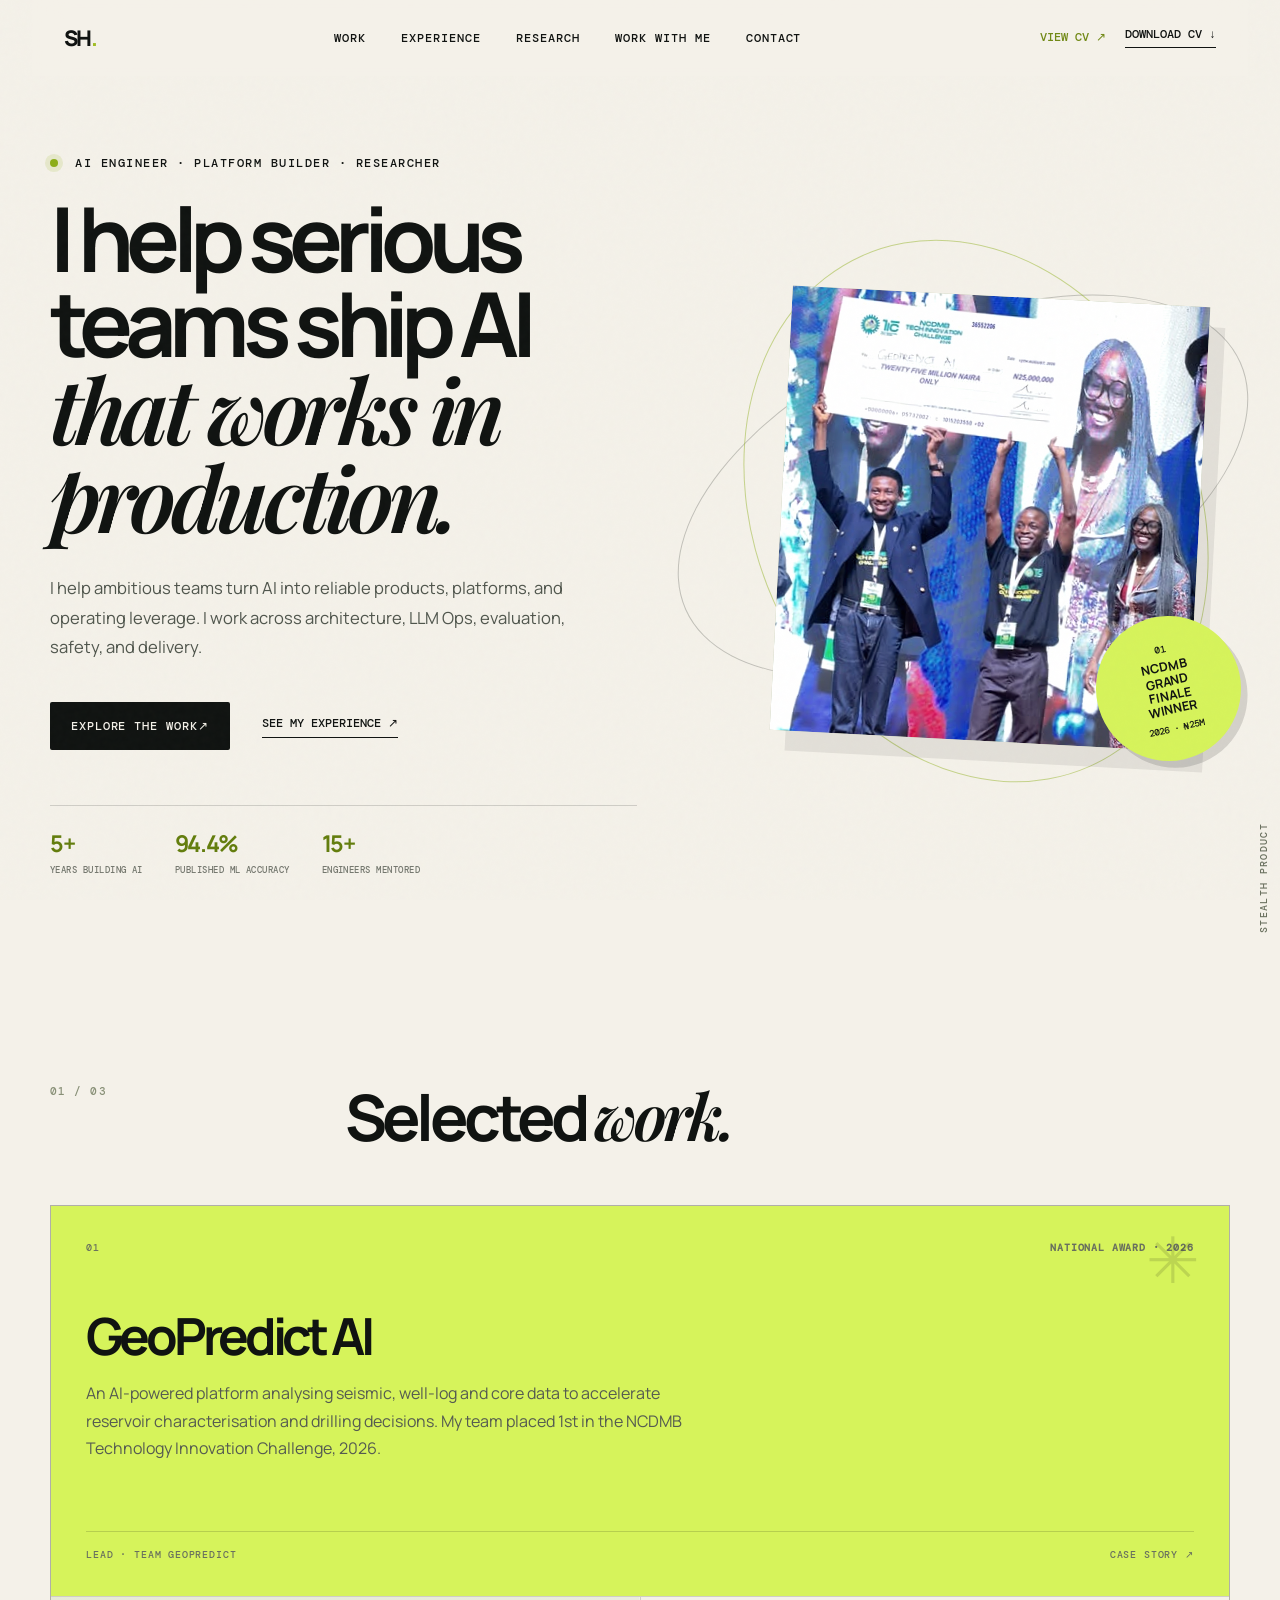
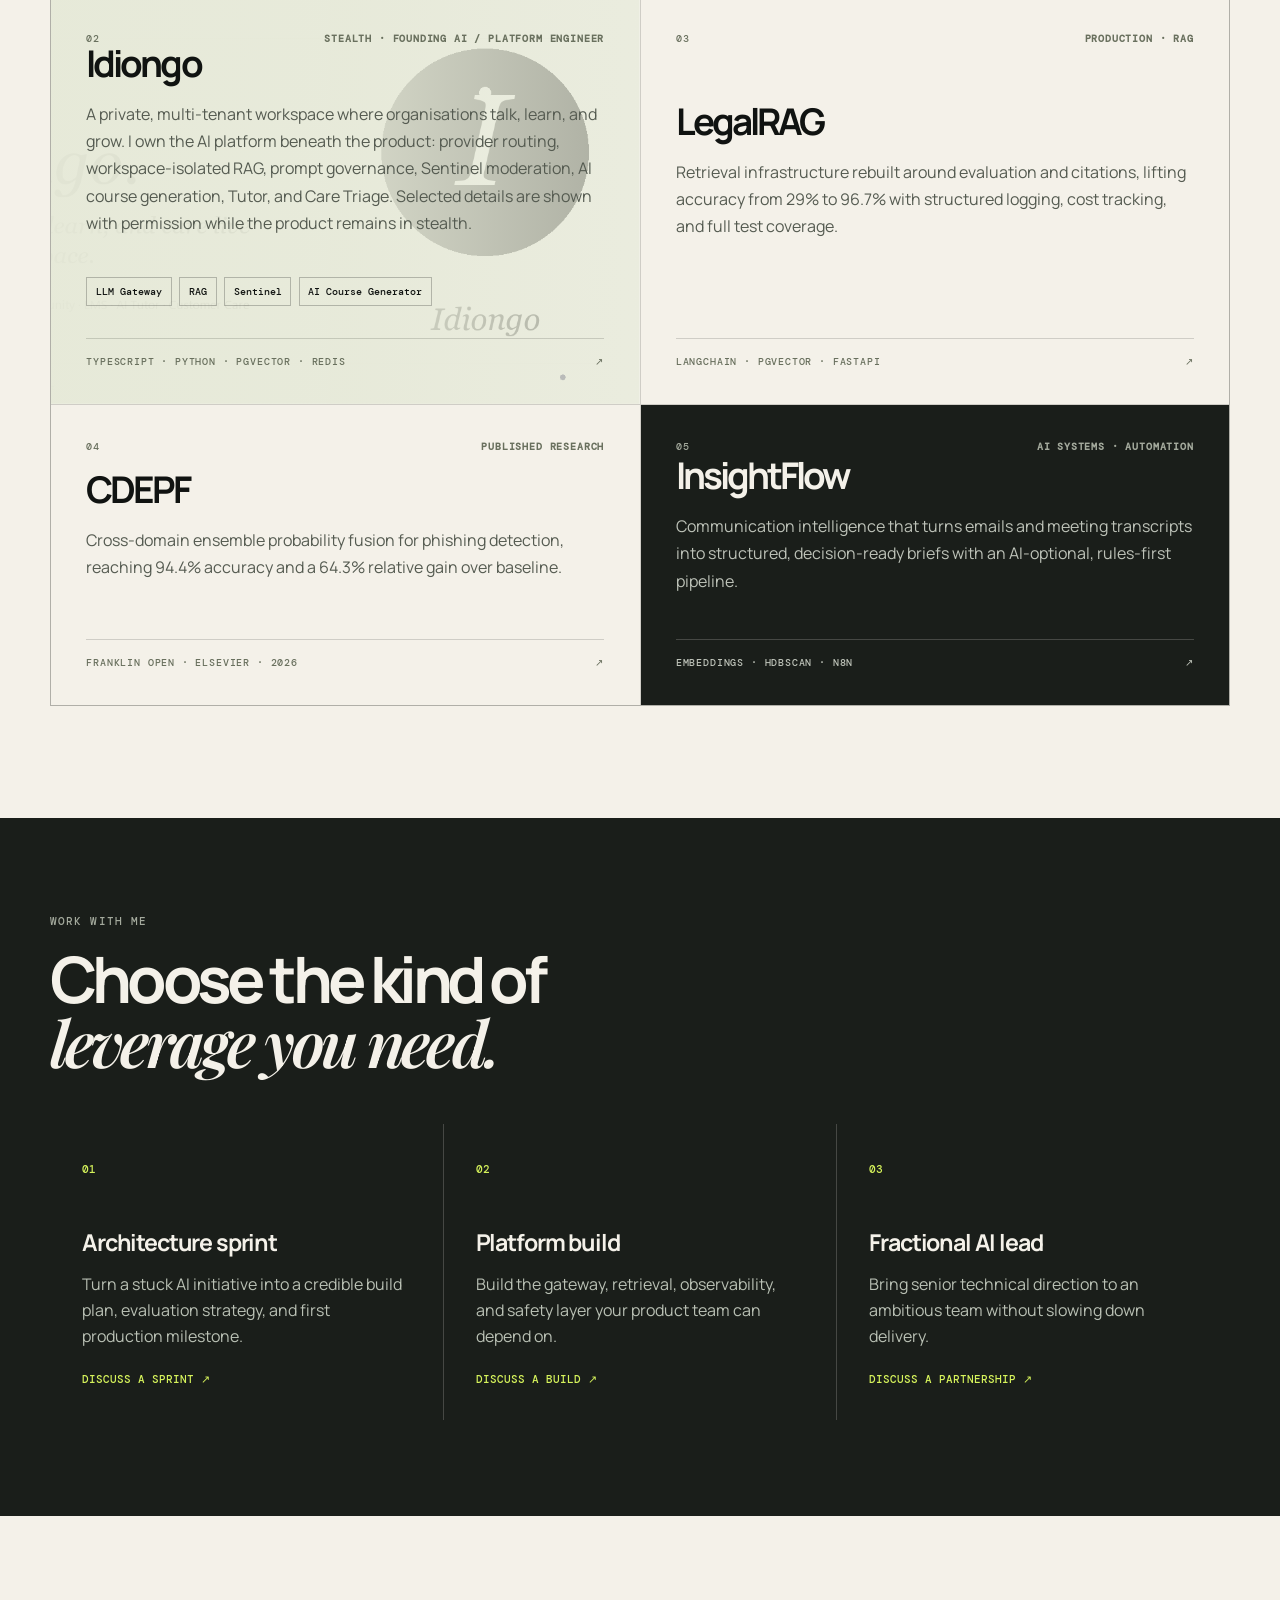
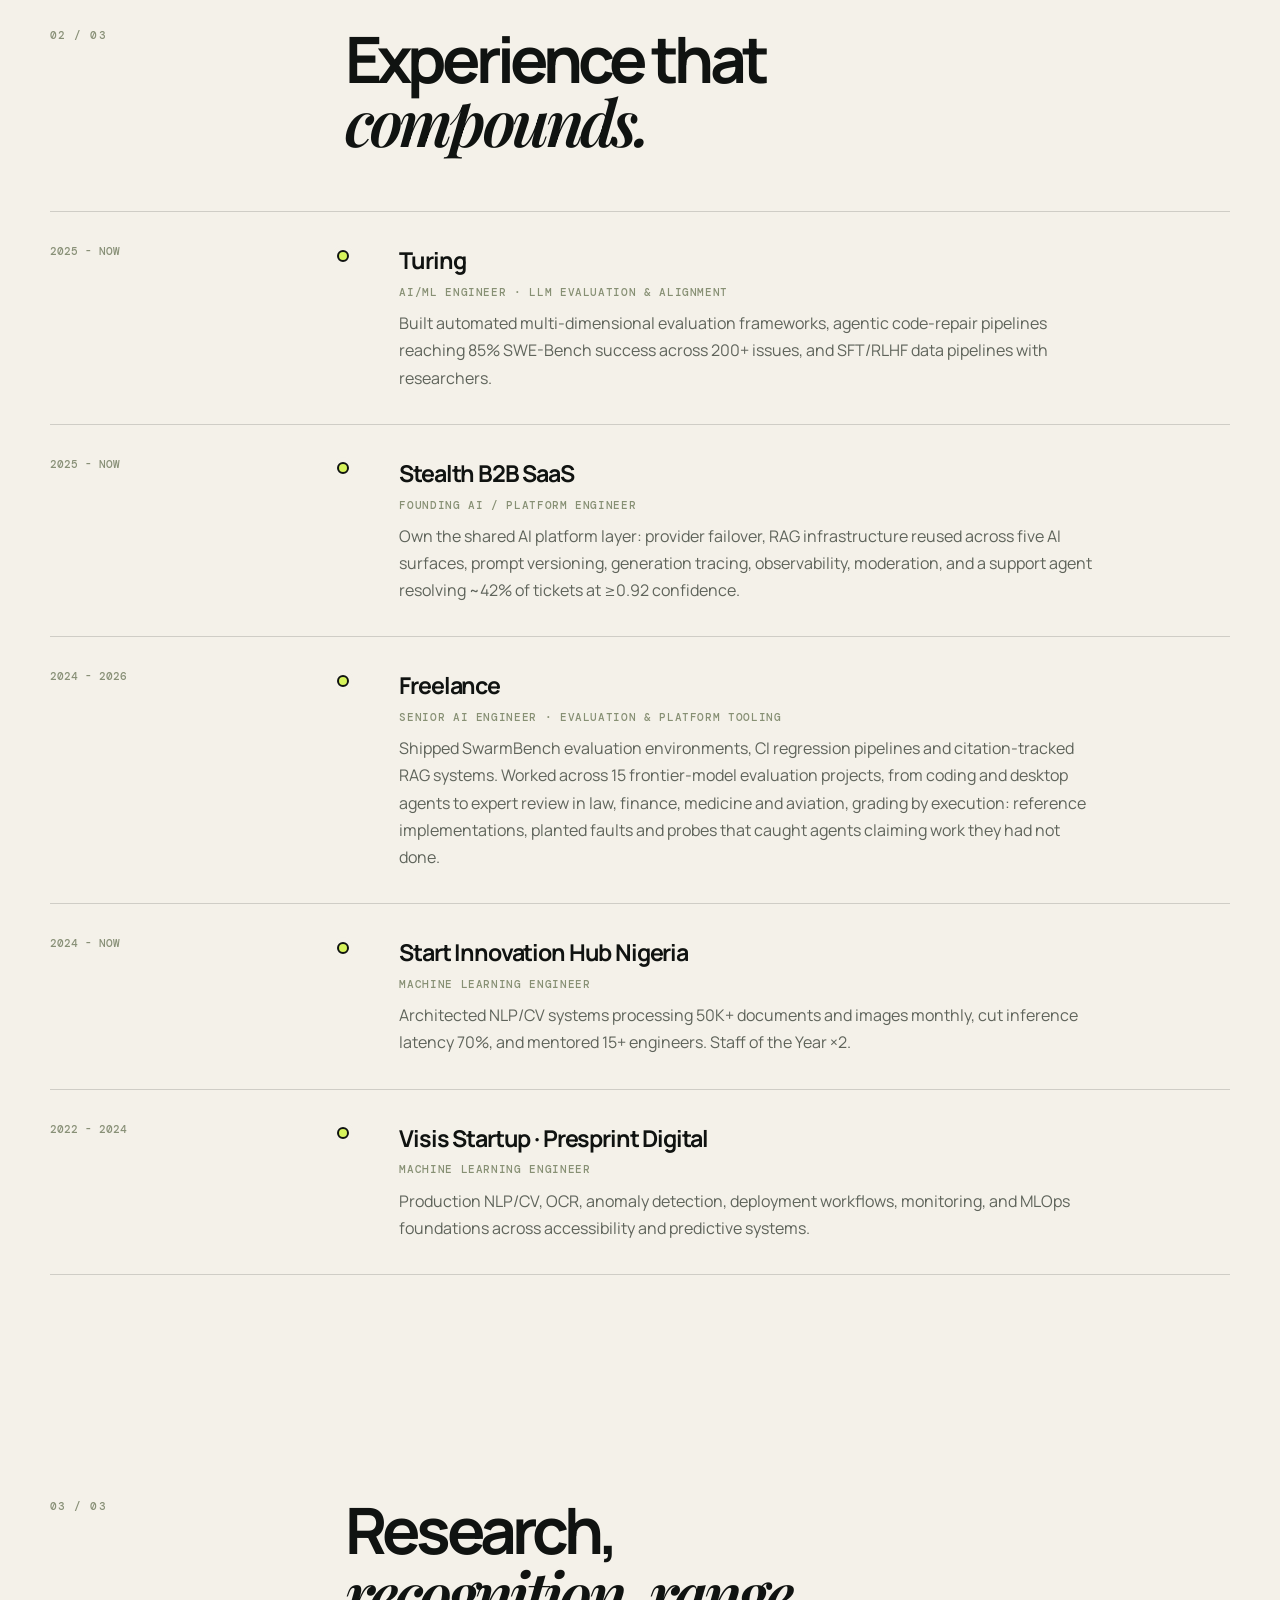
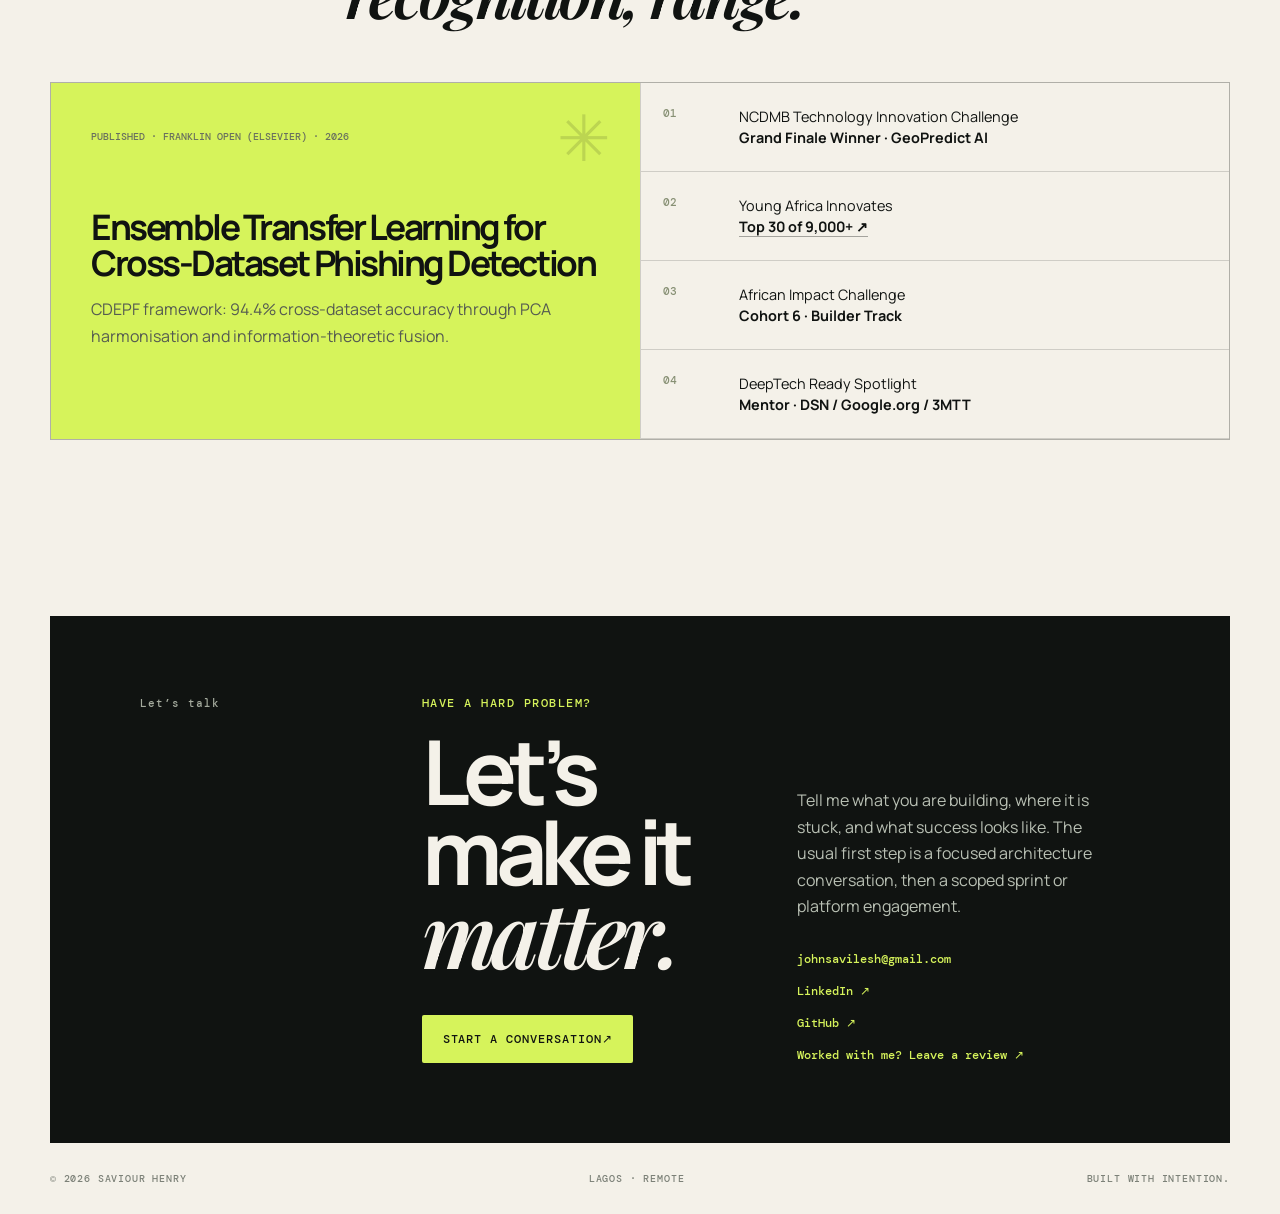
<file: index.html>
<!doctype html><html lang="en"><head><meta charset="UTF-8"><meta name="viewport" content="width=device-width, initial-scale=1"><title>Saviour Henry - AI Engineer, Platform Builder</title><meta name="description" content="Saviour Henry is an AI engineer building reliable AI platforms, LLM systems, and products with measurable impact."><link rel="canonical" href="https://saviourhenry.com/"><link rel="icon" href="assets/favicon.svg"><link rel="preconnect" href="https://fonts.googleapis.com"><link rel="preconnect" href="https://fonts.gstatic.com" crossorigin><link href="https://fonts.googleapis.com/css2?family=DM+Mono:wght@400;500&family=Manrope:wght@400;500;600;700;800&family=Playfair+Display:ital,wght@0,600;1,600&display=swap" rel="stylesheet"><link rel="stylesheet" href="css/style.css"></head><body><div class="grain"></div><header class="site-header"><a class="wordmark" href="#top">SH<span>.</span></a><nav class="nav-links"><a href="#work">Work</a><a href="#experience">Experience</a><a href="#research">Research</a><a href="#engagement">Work with me</a><a href="#contact">Contact</a></nav><div class="header-actions"><a class="header-view" href="cv.html">View CV <span>↗</span></a><a class="header-link" href="assets/cv/Saviour_Henry__AI_Engineer.pdf" download>Download CV <span>↓</span></a></div><button class="menu-button" aria-label="Open menu"><i></i><i></i></button></header><main id="top"><section class="hero wrap"><div class="hero-copy"><p class="kicker"><span class="pulse"></span> AI engineer · platform builder · researcher</p><h1>I help serious teams ship AI<br><em>that works in production.</em></h1><p class="hero-lede">I help ambitious teams turn AI into reliable products, platforms, and operating leverage. I work across architecture, LLM Ops, evaluation, safety, and delivery.</p><div class="hero-actions"><a class="button button-dark" href="#work">Explore the work <span>↗</span></a><a class="text-link" href="#experience">See my experience <span>↗</span></a></div><div class="hero-metrics"><div><b>5+</b><span>years building AI</span></div><div><b>94.4%</b><span>published ML accuracy</span></div><div><b>15+</b><span>engineers mentored</span></div></div></div><div class="hero-art"><div class="hero-orbit orbit-one"></div><div class="hero-orbit orbit-two"></div><div class="hero-photo"><img src="assets/images/geopredict-award.png" alt="Saviour Henry and the GeoPredict AI team receiving the NCDMB award"></div><div class="award-stamp"><span>01</span><strong>NCDMB<br>GRAND<br>FINALE<br>WINNER</strong><small>2026 · ₦25M</small></div></div></section><section class="section wrap" id="work"><div class="section-top"><p class="section-number">01 / 03</p><h2>Selected <em>work.</em></h2></div><div class="project-grid"><article class="project project-feature"><div class="project-meta"><span>01</span><b>National award · 2026</b></div><h3>GeoPredict AI</h3><p>An AI-powered platform analysing seismic, well-log and core data to accelerate reservoir characterisation and drilling decisions. My team placed 1st in the NCDMB Technology Innovation Challenge, 2026.</p><div class="project-footer"><span>Lead · Team GeoPredict</span><a href="https://businessday.ng/bd-weekender/article/ncdmb-urges-operators-to-adopt-domestic-tech-as-maiden-innovation-challenge-concludes/" target="_blank" rel="noreferrer">Case story ↗</a></div></article><article class="project project-stealth"><div class="project-meta"><span>02</span><b>Stealth · Founding AI / Platform Engineer</b></div><h3>Idiongo</h3><p>A private, multi-tenant workspace where organisations talk, learn, and grow. I own the AI platform beneath the product: provider routing, workspace-isolated RAG, prompt governance, Sentinel moderation, AI course generation, Tutor, and Care Triage. Selected details are shown with permission while the product remains in stealth.</p><div class="project-tags"><span>LLM Gateway</span><span>RAG</span><span>Sentinel</span><span>AI Course Generator</span></div><div class="project-footer"><span>TypeScript · Python · pgvector · Redis</span><span>↗</span></div></article><article class="project"><div class="project-meta"><span>03</span><b>Production · RAG</b></div><h3>LegalRAG</h3><p>Retrieval infrastructure rebuilt around evaluation and citations, lifting accuracy from 29% to 96.7% with structured logging, cost tracking, and full test coverage.</p><div class="project-footer"><span>LangChain · pgvector · FastAPI</span><span>↗</span></div></article><article class="project"><div class="project-meta"><span>04</span><b>Published research</b></div><h3>CDEPF</h3><p>Cross-domain ensemble probability fusion for phishing detection, reaching 94.4% accuracy and a 64.3% relative gain over baseline.</p><div class="project-footer"><span>Franklin Open · Elsevier · 2026</span><span>↗</span></div></article><article class="project project-dark"><div class="project-meta"><span>05</span><b>AI systems · automation</b></div><h3>InsightFlow</h3><p>Communication intelligence that turns emails and meeting transcripts into structured, decision-ready briefs with an AI-optional, rules-first pipeline.</p><div class="project-footer"><span>Embeddings · HDBSCAN · n8n</span><span>↗</span></div></article></div></section><section class="engagement-band" id="engagement"><div class="wrap"><p class="section-number">WORK WITH ME</p><h2>Choose the kind of<br><em>leverage you need.</em></h2><div class="engagement-grid"><div><span>01</span><h3>Architecture sprint</h3><p>Turn a stuck AI initiative into a credible build plan, evaluation strategy, and first production milestone.</p><a href="#contact">Discuss a sprint ↗</a></div><div><span>02</span><h3>Platform build</h3><p>Build the gateway, retrieval, observability, and safety layer your product team can depend on.</p><a href="#contact">Discuss a build ↗</a></div><div><span>03</span><h3>Fractional AI lead</h3><p>Bring senior technical direction to an ambitious team without slowing down delivery.</p><a href="#contact">Discuss a partnership ↗</a></div></div></div></section><section class="section wrap" id="experience"><div class="section-top"><p class="section-number">02 / 03</p><h2>Experience that<br><em>compounds.</em></h2></div><div class="timeline"><article><div class="timeline-date">2025 - now</div><div><h3>Turing <span>AI/ML Engineer · LLM Evaluation & Alignment</span></h3><p>Built automated multi-dimensional evaluation frameworks, agentic code-repair pipelines reaching 85% SWE-Bench success across 200+ issues, and SFT/RLHF data pipelines with researchers.</p></div></article><article><div class="timeline-date">2025 - now</div><div><h3>Stealth B2B SaaS <span>Founding AI / Platform Engineer</span></h3><p>Own the shared AI platform layer: provider failover, RAG infrastructure reused across five AI surfaces, prompt versioning, generation tracing, observability, moderation, and a support agent resolving ~42% of tickets at ≥0.92 confidence.</p></div></article><article><div class="timeline-date">2024 - 2026</div><div><h3>Freelance <span>Senior AI Engineer · Evaluation & Platform Tooling</span></h3><p>Shipped SwarmBench evaluation environments, CI regression pipelines and citation-tracked RAG systems. Worked across 15 frontier-model evaluation projects, from coding and desktop agents to expert review in law, finance, medicine and aviation, grading by execution: reference implementations, planted faults and probes that caught agents claiming work they had not done.</p></div></article><article><div class="timeline-date">2024 - now</div><div><h3>Start Innovation Hub Nigeria <span>Machine Learning Engineer</span></h3><p>Architected NLP/CV systems processing 50K+ documents and images monthly, cut inference latency 70%, and mentored 15+ engineers. Staff of the Year ×2.</p></div></article><article><div class="timeline-date">2022 - 2024</div><div><h3>Visis Startup · Presprint Digital <span>Machine Learning Engineer</span></h3><p>Production NLP/CV, OCR, anomaly detection, deployment workflows, monitoring, and MLOps foundations across accessibility and predictive systems.</p></div></article></div></section><section class="section wrap research" id="research"><div class="section-top"><p class="section-number">03 / 03</p><h2>Research,<br><em>recognition, range.</em></h2></div><div class="research-grid"><div class="research-card"><span>Published · Franklin Open (Elsevier) · 2026</span><h3>Ensemble Transfer Learning for Cross-Dataset Phishing Detection</h3><p>CDEPF framework: 94.4% cross-dataset accuracy through PCA harmonisation and information-theoretic fusion.</p></div><div class="recognition"><div><b>01</b><span>NCDMB Technology Innovation Challenge<br><strong>Grand Finale Winner · GeoPredict AI</strong></span></div><div><b>02</b><span>Young Africa Innovates<br><strong><a class="recognition-link" href="https://www.undp.org/nigeria/akwa-ibom-state-selected-beneficiaries-young-africa-innovates-programme" target="_blank" rel="noreferrer">Top 30 of 9,000+ ↗</a></strong></span></div><div><b>03</b><span>African Impact Challenge<br><strong>Cohort 6 · Builder Track</strong></span></div><div><b>04</b><span>DeepTech Ready Spotlight<br><strong>Mentor · DSN / Google.org / 3MTT</strong></span></div></div></div></section><section class="contact wrap" id="contact"><p class="section-number">Let’s talk</p><div><p class="kicker">Have a hard problem?</p><h2>Let’s make it<br><em>matter.</em></h2><a class="button button-light" href="mailto:johnsavilesh@gmail.com">Start a conversation <span>↗</span></a></div><div class="contact-side"><p>Tell me what you are building, where it is stuck, and what success looks like. The usual first step is a focused architecture conversation, then a scoped sprint or platform engagement.</p><a href="mailto:johnsavilesh@gmail.com">johnsavilesh@gmail.com</a><a href="https://www.linkedin.com/in/saviour-henry-b35a7a166" target="_blank" rel="noreferrer">LinkedIn ↗</a><a href="https://github.com/Ad163" target="_blank" rel="noreferrer">GitHub ↗</a><a href="review.html">Worked with me? Leave a review ↗</a></div></section></main><footer class="footer wrap"><span>© 2026 Saviour Henry</span><span>Lagos · Remote</span><span>Built with intention.</span></footer><script src="js/script.js"></script></body></html>
</file>
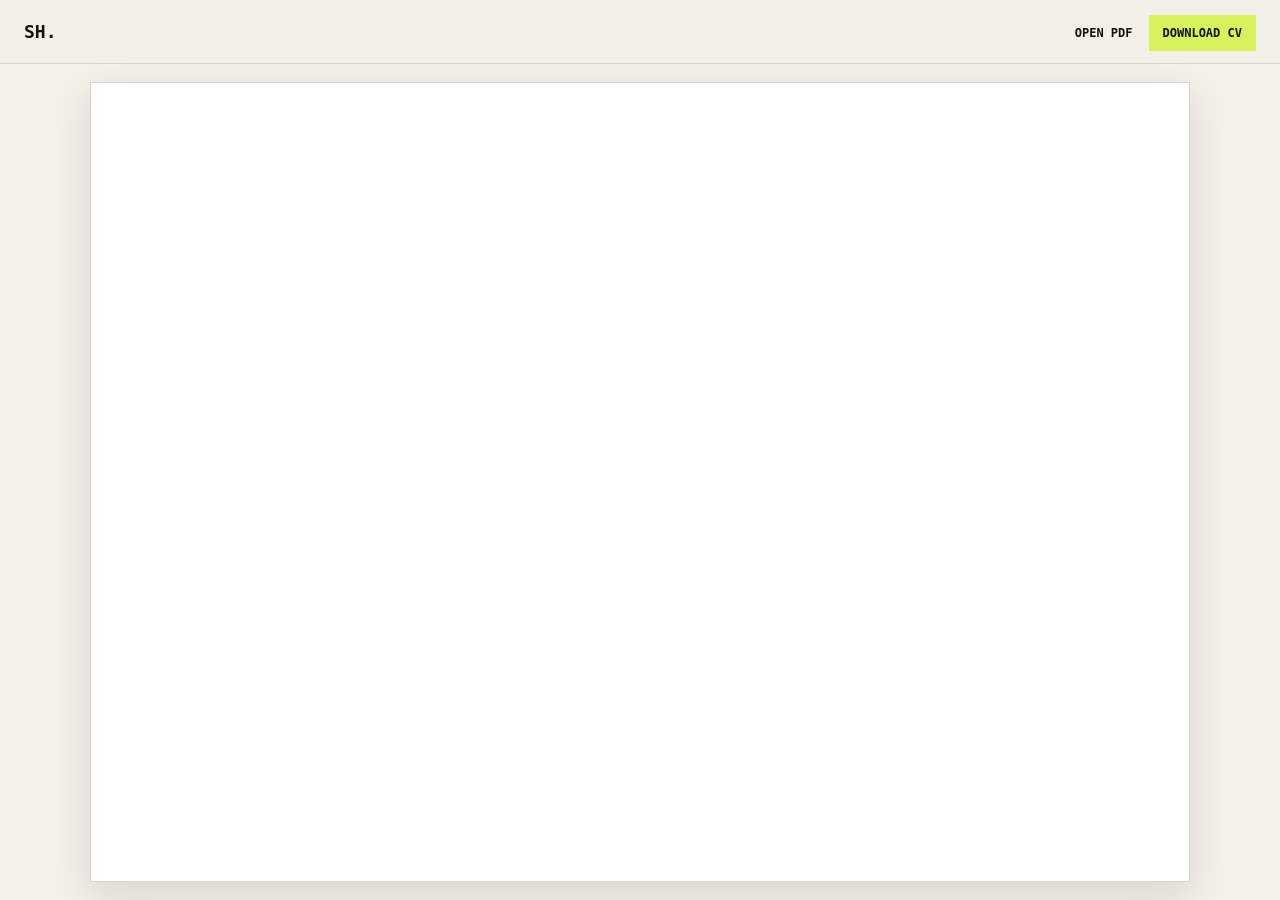
<file: cv.html>
<!doctype html>
<html lang="en">
<head>
  <meta charset="utf-8">
  <meta name="viewport" content="width=device-width, initial-scale=1">
  <title>Saviour Henry - CV</title>
  <style>
    :root{color-scheme:light;--ink:#101311;--paper:#f4f1e9;--lime:#d6f35b}
    *{box-sizing:border-box}body{margin:0;background:var(--paper);color:var(--ink);font-family:Arial,sans-serif}
    header{height:64px;display:flex;align-items:center;justify-content:space-between;padding:0 24px;border-bottom:1px solid #d5d4cb;background:rgba(244,241,233,.96)}
    a{color:var(--ink);text-decoration:none;font:600 12px monospace;text-transform:uppercase;margin-left:16px}
    .back{font-size:18px;text-transform:none;margin:0}.download{background:var(--lime);padding:11px 14px}
    main{height:calc(100vh - 64px);padding:18px}.viewer{width:min(1100px,100%);height:100%;margin:auto;border:1px solid #d5d4cb;background:#fff;box-shadow:0 14px 40px rgba(16,19,17,.12)}
    iframe{display:block;width:100%;height:100%;border:0}.fallback{display:none;padding:2rem;text-align:center}
    @media(max-width:600px){header{padding:0 14px}header div a{margin-left:8px;font-size:10px}main{padding:8px}}
  </style>
</head>
<body>
  <header><a class="back" href="index.html">SH<span>.</span></a><div><a href="assets/cv/Saviour_Henry__AI_Engineer.pdf" target="_blank" rel="noreferrer">Open PDF</a><a class="download" href="assets/cv/Saviour_Henry__AI_Engineer.pdf" download>Download CV</a></div></header>
  <main><div class="viewer"><iframe src="assets/cv/Saviour_Henry__AI_Engineer.pdf" title="Saviour Henry CV"></iframe><div class="fallback">The embedded viewer is unavailable. <a href="assets/cv/Saviour_Henry__AI_Engineer.pdf">Open the PDF</a>.</div></div></main>
</body>
</html>
</file>
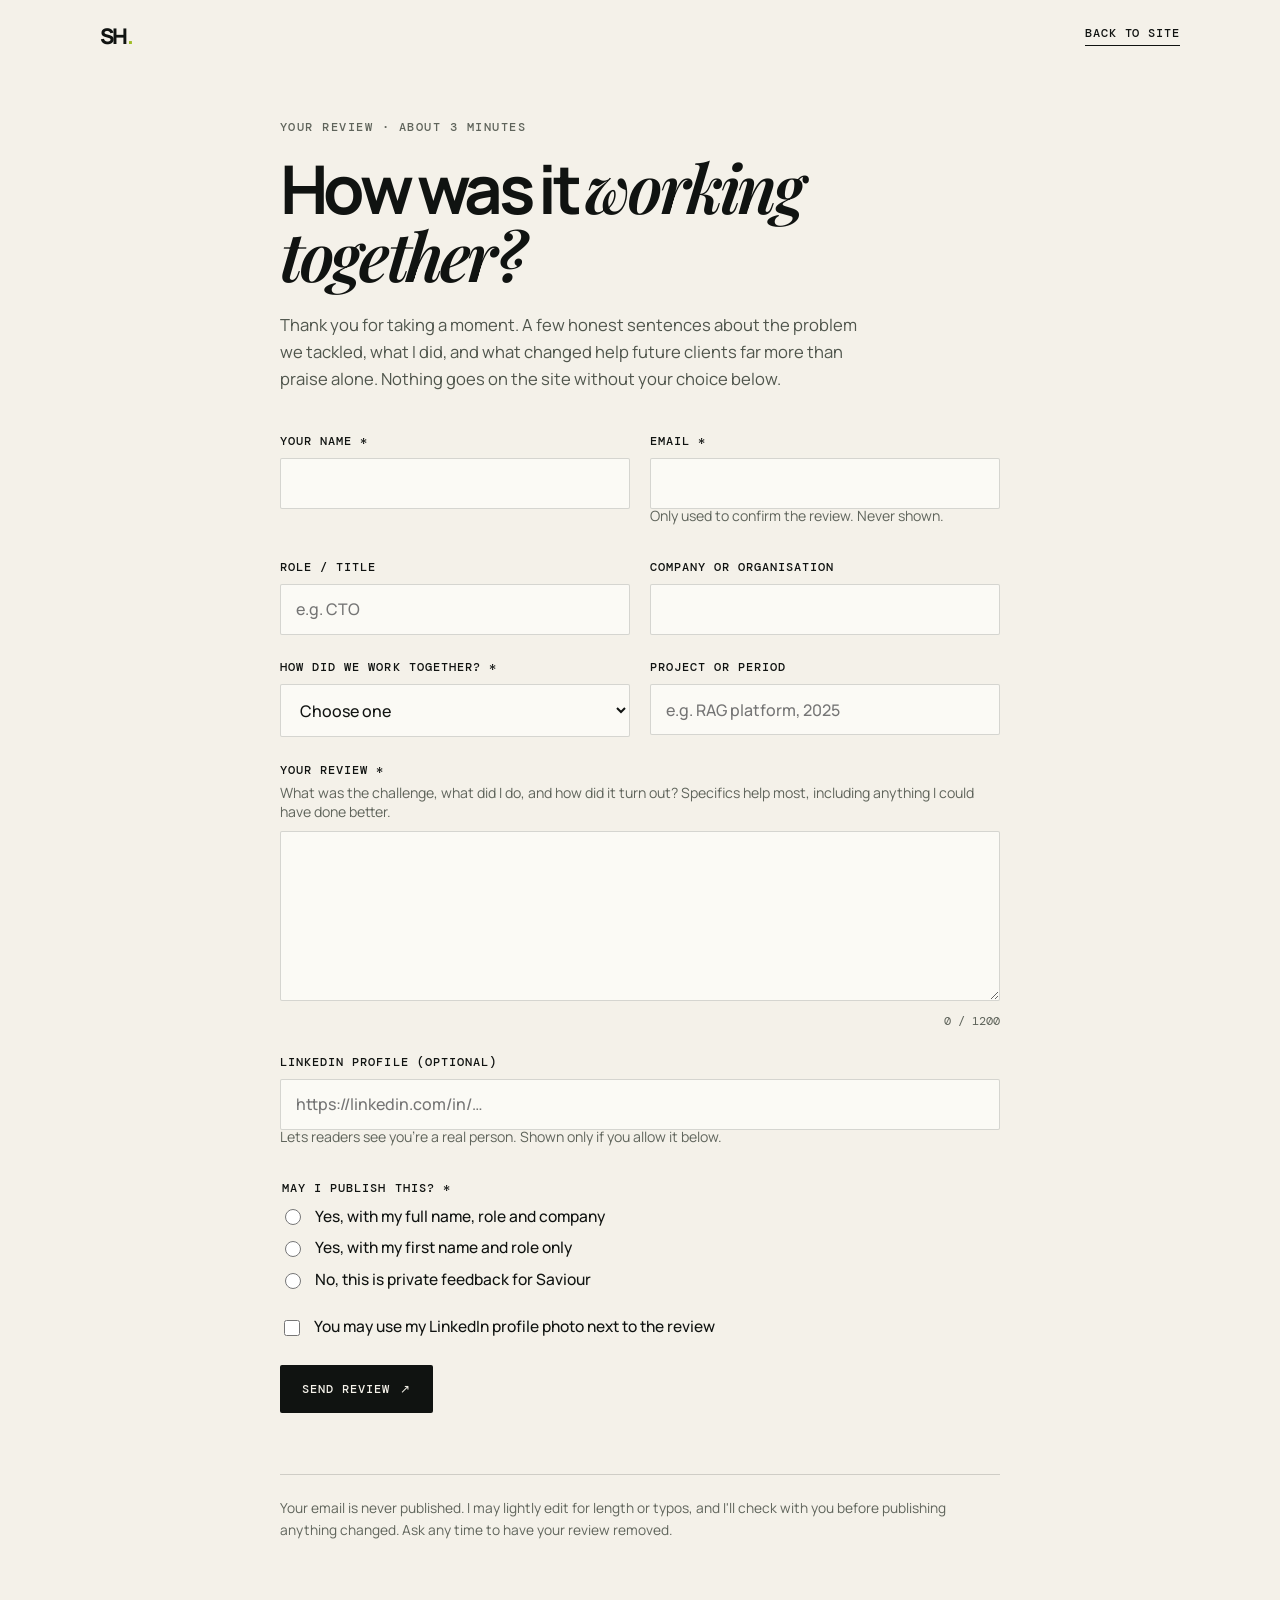
<file: review.html>
<!doctype html>
<html lang="en">
<head>
  <meta charset="utf-8">
  <meta name="viewport" content="width=device-width, initial-scale=1">
  <title>Share a Review - Saviour Henry</title>
  <meta name="description" content="Share a few words about working with Saviour Henry.">
  <meta name="robots" content="noindex, nofollow">
  <link rel="icon" href="assets/favicon.svg">
  <link rel="preconnect" href="https://fonts.googleapis.com">
  <link rel="preconnect" href="https://fonts.gstatic.com" crossorigin>
  <link href="https://fonts.googleapis.com/css2?family=DM+Mono:wght@400;500&family=Manrope:wght@400;500;600;700;800&family=Playfair+Display:ital,wght@0,600;1,600&display=swap" rel="stylesheet">
  <style>
    :root{--ink:#101311;--paper:#f4f1e9;--muted:#5f645b;--lime:#d6f35b;--line:rgba(16,19,17,.16);--field:#fbfaf5;--error:#a3321f;
      --serif:'Playfair Display',Georgia,serif;--sans:'Manrope',Arial,sans-serif;--mono:'DM Mono',monospace;color-scheme:light}
    *{box-sizing:border-box}
    body{margin:0;background:var(--paper);color:var(--ink);font-family:var(--sans);line-height:1.6}
    header{height:72px;display:flex;align-items:center;justify-content:space-between;width:min(1080px,calc(100% - 32px));margin:auto}
    .wordmark{font-size:1.35rem;font-weight:800;letter-spacing:-.08em;text-decoration:none;color:var(--ink)}
    .wordmark span{color:#a0bd25}
    .back{font:500 .72rem var(--mono);text-transform:uppercase;letter-spacing:.08em;color:var(--ink);text-decoration:none;border-bottom:1px solid var(--ink);padding-bottom:4px}
    main{width:min(720px,calc(100% - 32px));margin:3rem auto 5rem}
    .kicker{font:500 .72rem var(--mono);text-transform:uppercase;letter-spacing:.13em;margin:0 0 1.2rem;color:var(--muted)}
    h1{font-size:clamp(2.4rem,7vw,4.2rem);line-height:.98;letter-spacing:-.07em;margin:0 0 1.4rem;font-weight:700}
    em{font-family:var(--serif);font-weight:600;letter-spacing:-.05em}
    .lede{color:#4f554c;font-size:1.04rem;max-width:580px;margin:0 0 2.6rem}
    form{display:grid;gap:1.6rem}
    fieldset{border:0;padding:0;margin:0;display:grid;gap:1.6rem}
    .row{display:grid;grid-template-columns:1fr 1fr;gap:1.2rem}
    label,legend{display:block;font:500 .72rem var(--mono);text-transform:uppercase;letter-spacing:.09em;margin-bottom:.55rem}
    .hint{font:400 .88rem var(--sans);text-transform:none;letter-spacing:0;color:var(--muted);margin:-.2rem 0 .6rem}
    input[type=text],input[type=email],input[type=url],select,textarea{width:100%;font:500 1rem var(--sans);color:var(--ink);background:var(--field);border:1px solid var(--line);border-radius:2px;padding:.85rem .95rem}
    textarea{min-height:170px;resize:vertical}
    input:focus,select:focus,textarea:focus{outline:3px solid var(--lime);outline-offset:1px;border-color:var(--ink)}
    .choices{display:grid;gap:.6rem}
    .choice{display:flex;gap:.7rem;align-items:flex-start;font:500 .97rem var(--sans);text-transform:none;letter-spacing:0;margin:0;cursor:pointer}
    .choice input{margin-top:.3rem;accent-color:var(--ink);width:1rem;height:1rem;flex:none}
    .counter{font:400 .72rem var(--mono);color:var(--muted);text-align:right;margin-top:.35rem}
    .hp{position:absolute;left:-9999px;width:1px;height:1px;overflow:hidden}
    button{justify-self:start;display:inline-flex;align-items:center;gap:.6rem;padding:1rem 1.4rem;border:0;border-radius:2px;background:var(--ink);color:var(--paper);font:500 .76rem var(--mono);text-transform:uppercase;letter-spacing:.08em;cursor:pointer}
    button:hover{background:#2a2f2b}
    button:focus-visible{outline:3px solid var(--lime);outline-offset:4px}
    button[disabled]{opacity:.55;cursor:wait}
    .status{font-size:.95rem;margin:0}
    .status.error{color:var(--error)}
    .privacy{font-size:.86rem;color:var(--muted);border-top:1px solid var(--line);padding-top:1.4rem;margin-top:.6rem}
    .thanks{display:none}
    .thanks.show{display:block}
    .thanks h2{font-size:clamp(2rem,6vw,3.2rem);letter-spacing:-.06em;line-height:1;margin:0 0 1rem}
    @media(max-width:600px){.row{grid-template-columns:1fr}main{margin-top:1.6rem}}
  </style>
</head>
<body>
  <header>
    <a class="wordmark" href="index.html">SH<span>.</span></a>
    <a class="back" href="index.html">Back to site</a>
  </header>

  <main>
    <section id="intro">
      <p class="kicker">Your review · about 3 minutes</p>
      <h1>How was it <em>working together?</em></h1>
      <p class="lede">Thank you for taking a moment. A few honest sentences about the problem we tackled, what I did, and what changed help future clients far more than praise alone. Nothing goes on the site without your choice below.</p>
    </section>

    <!-- FORM_ENDPOINT: replace YOUR_ENDPOINT with the Google Apps Script web-app URL (ends in /exec). -->
    <form id="review-form" action="https://script.google.com/macros/s/AKfycbysG1bydAkvkrKSyu4bPdpxj76Lw9Q93H4UotVzsaT2YBlwmikexPWfyaxFbllypcaLlA/exec" method="POST">
      <input type="hidden" name="_subject" value="New testimonial for saviourhenry.com">
      <div class="hp" aria-hidden="true"><label for="_gotcha">Leave this empty</label><input type="text" id="_gotcha" name="_gotcha" tabindex="-1" autocomplete="off"></div>

      <fieldset>
        <div class="row">
          <div><label for="name">Your name *</label><input type="text" id="name" name="name" required autocomplete="name"></div>
          <div><label for="email">Email *</label><input type="email" id="email" name="email" required autocomplete="email"><p class="hint">Only used to confirm the review. Never shown.</p></div>
        </div>
        <div class="row">
          <div><label for="role">Role / title</label><input type="text" id="role" name="role" autocomplete="organization-title" placeholder="e.g. CTO"></div>
          <div><label for="company">Company or organisation</label><input type="text" id="company" name="company" autocomplete="organization"></div>
        </div>
        <div class="row">
          <div>
            <label for="relationship">How did we work together? *</label>
            <select id="relationship" name="relationship" required>
              <option value="" disabled selected>Choose one</option>
              <option>I hired Saviour (client)</option>
              <option>I managed Saviour</option>
              <option>We worked on the same team</option>
              <option>Saviour mentored me</option>
              <option>Research collaborator</option>
              <option>Other</option>
            </select>
          </div>
          <div><label for="project">Project or period</label><input type="text" id="project" name="project" placeholder="e.g. RAG platform, 2025"></div>
        </div>
        <div>
          <label for="review">Your review *</label>
          <p class="hint">What was the challenge, what did I do, and how did it turn out? Specifics help most, including anything I could have done better.</p>
          <textarea id="review" name="review" required minlength="40" maxlength="1200"></textarea>
          <div class="counter" id="counter" aria-live="polite">0 / 1200</div>
        </div>
        <div><label for="linkedin">LinkedIn profile (optional)</label><input type="url" id="linkedin" name="linkedin" placeholder="https://linkedin.com/in/…"><p class="hint">Lets readers see you're a real person. Shown only if you allow it below.</p></div>
      </fieldset>

      <fieldset>
        <legend>May I publish this? *</legend>
        <div class="choices">
          <label class="choice"><input type="radio" name="permission" value="Publish with full name, role and company" required> Yes, with my full name, role and company</label>
          <label class="choice"><input type="radio" name="permission" value="Publish with first name and role only"> Yes, with my first name and role only</label>
          <label class="choice"><input type="radio" name="permission" value="Private feedback only, do not publish"> No, this is private feedback for Saviour</label>
        </div>
        <label class="choice"><input type="checkbox" name="photo_ok" value="Yes"> You may use my LinkedIn profile photo next to the review</label>
      </fieldset>

      <button type="submit" id="submit">Send review <span>↗</span></button>
      <p class="status" id="status" role="status" aria-live="polite"></p>
      <p class="privacy">Your email is never published. I may lightly edit for length or typos, and I'll check with you before publishing anything changed. Ask any time to have your review removed.</p>
    </form>

    <section class="thanks" id="thanks" tabindex="-1">
      <p class="kicker">Received</p>
      <h2>Thank you. <em>Truly.</em></h2>
      <p class="lede">Your review is on its way to me. If you said it can be published, I'll let you know when it's live.</p>
      <a class="back" href="index.html">Visit the site</a>
    </section>
  </main>

  <script>
    (function () {
      var form = document.getElementById('review-form');
      var review = document.getElementById('review');
      var counter = document.getElementById('counter');
      var status = document.getElementById('status');
      var submit = document.getElementById('submit');

      review.addEventListener('input', function () { counter.textContent = review.value.length + ' / 1200'; });

      form.addEventListener('submit', function (e) {
        if (form.getAttribute('action').indexOf('YOUR_ENDPOINT') !== -1) {
          e.preventDefault();
          status.className = 'status error';
          status.textContent = 'This form is not connected yet. Please email johnsavilesh@gmail.com instead.';
          return;
        }
        if (!window.fetch) return; // fall back to a normal POST
        e.preventDefault();
        submit.disabled = true;
        status.className = 'status';
        status.textContent = 'Sending…';
        fetch(form.action, { method: 'POST', body: new URLSearchParams(new FormData(form)) })
          .then(function (res) {
            if (!res.ok) throw new Error('HTTP ' + res.status);
            return res.json();
          })
          .then(function (data) {
            if (!data || data.ok !== true) throw new Error('Rejected');
            form.style.display = 'none';
            document.getElementById('intro').style.display = 'none';
            var thanks = document.getElementById('thanks');
            thanks.classList.add('show');
            thanks.focus();
          })
          .catch(function () {
            submit.disabled = false;
            status.className = 'status error';
            status.textContent = 'Something went wrong sending that. Please try again, or email johnsavilesh@gmail.com.';
          });
      });
    })();
  </script>
</body>
</html>
</file>
<file: css/style.css>
:root{--ink:#101311;--paper:#f4f1e9;--muted:#74776e;--lime:#d6f35b;--line:rgba(16,19,17,.16);--serif:'Playfair Display',Georgia,serif;--sans:'Manrope',Arial,sans-serif;--mono:'DM Mono',monospace}*{box-sizing:border-box}html{scroll-behavior:smooth}body{margin:0;background:var(--paper);color:var(--ink);font-family:var(--sans);overflow-x:hidden}.grain{position:fixed;inset:0;pointer-events:none;z-index:10;opacity:.04;background-image:url("data:image/svg+xml,%3Csvg viewBox='0 0 180 180' xmlns='http://www.w3.org/2000/svg'%3E%3Cfilter id='n'%3E%3CfeTurbulence type='fractalNoise' baseFrequency='.85' numOctaves='4' stitchTiles='stitch'/%3E%3C/filter%3E%3Crect width='100%25' height='100%25' filter='url(%23n)' opacity='.55'/%3E%3C/svg%3E")}.wrap{width:min(1180px,calc(100% - 64px));margin-inline:auto}.site-header{height:88px;display:flex;align-items:center;justify-content:space-between;width:min(1280px,calc(100% - 64px));margin:auto}.wordmark{font-size:1.35rem;font-weight:800;letter-spacing:-.08em;text-decoration:none;color:var(--ink)}.wordmark span{color:#a0bd25}.nav-links{display:flex;gap:2.2rem;font:500 .75rem var(--mono);text-transform:uppercase;letter-spacing:.08em}.nav-links a,.header-link{color:var(--ink);text-decoration:none}.nav-links a:hover,.header-link:hover{color:#7e9c14}.header-link{font:500 .75rem var(--mono);text-transform:uppercase;border-bottom:1px solid var(--ink);padding-bottom:5px}.menu-button{display:none;background:none;border:0}.menu-button i{display:block;width:24px;height:1px;background:var(--ink);margin:6px}.hero{min-height:690px;display:grid;grid-template-columns:1fr .9fr;align-items:center;gap:4rem;padding-block:5rem 6rem}.kicker{font:500 .72rem var(--mono);text-transform:uppercase;letter-spacing:.13em;margin:0 0 1.5rem}.pulse{display:inline-block;width:8px;height:8px;border-radius:50%;background:#8cae18;margin-right:.55rem;box-shadow:0 0 0 5px rgba(140,174,24,.14)}h1,h2,h3,p{margin-top:0}h1{font-size:clamp(3.5rem,7vw,7rem);line-height:.95;letter-spacing:-.085em;margin-bottom:2rem;font-weight:700}h2{font-size:clamp(2.5rem,5vw,5rem);line-height:.98;letter-spacing:-.075em}em{font-family:var(--serif);font-weight:600;letter-spacing:-.06em}.hero-lede{max-width:550px;color:#4f554c;font-size:1.04rem;line-height:1.75}.hero-actions{display:flex;align-items:center;gap:2rem;margin-top:2.6rem}.button{display:inline-flex;align-items:center;padding:1rem 1.3rem;border-radius:2px;text-decoration:none;font:500 .74rem var(--mono);text-transform:uppercase;letter-spacing:.08em}.button-dark{background:var(--ink);color:var(--paper)}.button-light{background:var(--lime);color:var(--ink)}.text-link{font:500 .74rem var(--mono);text-transform:uppercase;text-decoration:none;color:var(--ink);border-bottom:1px solid var(--ink);padding-bottom:6px}.hero-metrics{display:flex;gap:2rem;margin-top:3.4rem;padding-top:1.3rem;border-top:1px solid var(--line)}.hero-metrics div{display:flex;flex-direction:column;gap:.35rem}.hero-metrics b{font-size:1.45rem;letter-spacing:-.06em}.hero-metrics span{font:500 .58rem var(--mono);text-transform:uppercase;color:var(--muted);letter-spacing:.05em}.hero-art{position:relative;min-height:500px}.hero-photo{position:absolute;inset:6% 6% 5% 15%;overflow:hidden;background:#cad0ba;transform:rotate(3deg);box-shadow:16px 20px 0 rgba(16,19,17,.08)}.hero-photo img{width:100%;height:100%;object-fit:cover;filter:saturate(.8) contrast(1.05)}.hero-orbit{position:absolute;border:1px solid rgba(16,19,17,.22);border-radius:50%;transform:rotate(-24deg)}.orbit-one{width:115%;height:64%;top:12%;left:-8%}.orbit-two{width:84%;height:112%;top:-7%;left:10%;border-color:rgba(140,174,24,.45)}.award-stamp{position:absolute;right:-2%;bottom:1%;width:145px;height:145px;background:var(--lime);border-radius:50%;display:flex;flex-direction:column;justify-content:center;align-items:center;text-align:center;transform:rotate(-12deg);box-shadow:5px 8px 0 rgba(16,19,17,.14)}.award-stamp span{font:500 .6rem var(--mono)}.award-stamp strong{font-size:.78rem;line-height:1.15;margin:.35rem 0}.award-stamp small{font:500 .58rem var(--mono)}.proof-bar{background:#1a1e1a;color:var(--paper);padding:1.7rem 0}.proof-grid{display:grid;grid-template-columns:1fr 1.1fr 1.2fr auto;align-items:center;gap:2rem}.proof-grid>div{border-left:1px solid rgba(244,241,233,.25);padding-left:1rem}.proof-label{display:block;color:#a4aa9d;font:500 .62rem var(--mono);text-transform:uppercase;letter-spacing:.12em;margin-bottom:.4rem}.proof-grid strong{font-size:.95rem}.proof-grid a{color:var(--lime);font:500 .7rem var(--mono);text-transform:uppercase;text-decoration:none}.section{padding-block:9rem}.section-number{font:500 .68rem var(--mono);color:#889077;letter-spacing:.1em;margin:0}.statement{display:grid;grid-template-columns:25% 1fr;gap:2rem}.statement h2{margin-bottom:2rem}.body-copy{max-width:680px;color:#5f645b;font-size:1.08rem;line-height:1.8}.section-top{display:grid;grid-template-columns:25% 1fr}.section-top h2{margin:0 0 3.5rem}.project-grid{display:grid;grid-template-columns:repeat(2,1fr);gap:1px;background:var(--line);border:1px solid var(--line)}.project{background:var(--paper);padding:2.2rem;min-height:300px;display:flex;flex-direction:column}.project-feature{grid-column:span 2;background:var(--lime);min-height:390px}.project-stealth{background:#e6e9d8}.project-dark{background:#1a1e1a;color:var(--paper)}.project-meta,.project-footer{display:flex;justify-content:space-between;align-items:center;gap:1rem;font:500 .65rem var(--mono);text-transform:uppercase;letter-spacing:.08em}.project-meta{color:#69705e}.project-dark .project-meta{color:#a4aa9d}.project h3{font-size:clamp(2rem,4vw,4rem);letter-spacing:-.08em;line-height:1;margin:3.5rem 0 1.2rem}.project:not(.project-feature) h3{font-size:2.3rem;margin-top:auto}.project p{max-width:620px;color:#555b51;line-height:1.7;margin-bottom:2.5rem}.project-dark p{color:#bdc2b8}.project-tags{display:flex;flex-wrap:wrap;gap:.45rem;margin-bottom:2rem}.project-tags span{font:500 .6rem var(--mono);border:1px solid rgba(16,19,17,.25);padding:.45rem .55rem}.project-footer{margin-top:auto;padding-top:1rem;border-top:1px solid var(--line);color:#69705e}.project-dark .project-footer{border-color:rgba(244,241,233,.2);color:#bdc2b8}.project-footer a{color:inherit;text-decoration:none}.timeline{border-top:1px solid var(--line)}.timeline article{display:grid;grid-template-columns:25% 1fr;gap:2rem;padding:2rem 0;border-bottom:1px solid var(--line)}.timeline-date{font:500 .68rem var(--mono);color:#889077;text-transform:uppercase}.timeline h3{font-size:1.45rem;letter-spacing:-.05em;margin-bottom:.7rem}.timeline h3 span{display:block;font:500 .67rem var(--mono);letter-spacing:.06em;text-transform:uppercase;color:#879074;margin-top:.55rem}.timeline p{max-width:700px;color:#5f645b;line-height:1.7;margin:0}.research-grid{display:grid;grid-template-columns:1fr 1fr;gap:1px;background:var(--line);border:1px solid var(--line)}.research-card{background:var(--lime);padding:2.5rem;min-height:300px}.research-card>span{font:500 .65rem var(--mono);text-transform:uppercase;color:#69705e}.research-card h3{font-size:2.2rem;line-height:1;letter-spacing:-.07em;margin:4rem 0 1rem}.research-card p{color:#555b51;line-height:1.7}.recognition{background:var(--paper)}.recognition div{display:grid;grid-template-columns:60px 1fr;gap:1rem;align-items:start;padding:1.4rem;border-bottom:1px solid var(--line);font-size:.9rem;line-height:1.5}.recognition b{font:500 .7rem var(--mono);color:#879074}.recognition strong{font-weight:700}.capabilities{display:grid;grid-template-columns:25% 1fr;gap:2rem}.cap-list{display:grid;grid-template-columns:1fr 1fr;border-top:1px solid var(--line)}.cap-list>div{padding:1.6rem 1rem 1.8rem 0;border-bottom:1px solid var(--line)}.cap-list>div:nth-child(even){padding-left:2rem;border-left:1px solid var(--line)}.cap-list span{font:500 .68rem var(--mono);color:#879074}.cap-list h3{font-size:1.25rem;letter-spacing:-.04em;margin:1.8rem 0 .55rem}.cap-list p{color:var(--muted);line-height:1.6;margin:0}.contact{background:var(--ink);color:var(--paper);margin-top:4rem;margin-bottom:0;padding:5rem max(3rem,7vw);display:grid;grid-template-columns:25% 1fr 1fr;gap:2rem}.contact .section-number{color:#a4aa9d}.contact .kicker{color:var(--lime);margin-bottom:1.2rem}.contact h2{font-size:clamp(3.5rem,7vw,7rem);line-height:.9;letter-spacing:-.08em;margin-bottom:2.5rem}.contact-side{align-self:end;display:flex;flex-direction:column;gap:1rem;color:#b9c0b4}.contact-side p{line-height:1.65;max-width:300px;margin-bottom:1rem}.contact-side a{color:var(--lime);font:500 .75rem var(--mono);text-decoration:none}.footer{display:flex;justify-content:space-between;padding-block:1.8rem;font:500 .65rem var(--mono);text-transform:uppercase;color:#7c8178;letter-spacing:.08em}@media(max-width:800px){.wrap,.site-header{width:min(100% - 36px,600px)}.site-header{height:72px}.nav-links,.header-link{display:none}.menu-button{display:block}.hero{display:block;padding-block:4rem 5rem}.hero-art{min-height:390px;margin-top:4rem}.hero-photo{inset:4% 8% 5% 8%}.award-stamp{right:0}.hero-metrics{gap:1rem;flex-wrap:wrap}.hero-metrics div{min-width:29%}.proof-grid{grid-template-columns:1fr 1fr;gap:1.3rem}.proof-grid a{grid-column:span 2}.section{padding-block:6rem}.statement,.section-top,.capabilities{display:block}.section-number{margin-bottom:2rem}.statement h2,.section-top h2{margin-bottom:2rem}.project-grid,.research-grid{grid-template-columns:1fr}.project-feature{grid-column:auto}.project:not(.project-feature) h3{margin-top:3rem}.timeline article{grid-template-columns:1fr;gap:.7rem}.cap-list{margin-top:3rem}.contact{width:100%;padding:4rem 18px;grid-template-columns:1fr}.contact-side{margin-top:2rem}.footer{flex-direction:column;gap:.7rem}}@media(max-width:480px){h1{font-size:3.25rem}.hero-actions{align-items:flex-start;flex-direction:column;gap:1.4rem}.hero-art{min-height:330px}.award-stamp{width:118px;height:118px}.award-stamp strong{font-size:.65rem}.proof-grid{grid-template-columns:1fr}.proof-grid a{grid-column:auto}.project{padding:1.5rem}.project h3{font-size:2.3rem}.footer{font-size:.58rem}}

/* Award-calibre finish */
.section{padding-block:7rem}.statement{padding-top:6rem;padding-bottom:6rem}.project{transition:transform .35s ease,box-shadow .35s ease}.project:hover{transform:translateY(-5px);box-shadow:0 18px 35px rgba(16,19,17,.12);position:relative;z-index:1}.project-feature:hover{box-shadow:0 18px 35px rgba(16,19,17,.2)}.timeline article{position:relative}.timeline article:before{content:"✳";position:absolute;left:calc(25% - 8px);top:2.35rem;width:8px;height:8px;border-radius:50%;background:var(--lime);border:2px solid var(--ink);box-shadow:0 0 0 5px var(--paper);font-size:0}.timeline article>div:last-child{padding-left:1.4rem}.hero-metrics b{color:#637d0d}.research-card,.project-feature{position:relative;overflow:hidden}.research-card:after,.project-feature:after{content:"✳";position:absolute;right:1.8rem;top:1.2rem;font-size:4rem;line-height:1;color:rgba(16,19,17,.13);font-family:var(--serif)}
.project-stealth{background-image:linear-gradient(90deg,rgba(230,233,216,.98) 0%,rgba(230,233,216,.92) 52%,rgba(230,233,216,.72) 100%),url("../assets/images/idiongo-og.png");background-size:cover;background-position:center right}.project-stealth:after{content:"STEALTH PRODUCT";position:absolute;right:1.4rem;bottom:4rem;font:500 .6rem var(--mono);letter-spacing:.14em;color:#69705e;transform:rotate(-90deg);transform-origin:right top}
.technical-proof{padding-block:5rem 7rem}.technical-heading{display:grid;grid-template-columns:25% 1fr 1fr;gap:2rem;align-items:start;margin-bottom:2.5rem}.technical-heading h2{margin:0;font-size:clamp(2.3rem,4.5vw,4.5rem)}.technical-heading>p:last-child{color:#5f645b;line-height:1.7;max-width:390px;margin-top:1rem}.proof-panels{display:grid;grid-template-columns:1.25fr .75fr;gap:1px;background:var(--line);border:1px solid var(--line)}.flow-panel,.eval-panel{background:#eef0e4;padding:2rem;min-height:305px}.eval-panel{background:var(--paper)}.panel-label{font:500 .64rem var(--mono);letter-spacing:.1em;text-transform:uppercase;color:#69705e;margin-bottom:3rem}.flow-track{display:grid;grid-template-columns:1fr 32px 1fr 32px 1fr;align-items:center;gap:.6rem}.flow-track>div{min-height:112px;border:1px solid rgba(16,19,17,.25);padding:.8rem;display:flex;flex-direction:column;justify-content:space-between}.flow-track b{font:500 .65rem var(--mono);color:#879074}.flow-track strong{font-size:.85rem;letter-spacing:-.03em}.flow-track small{font:500 .58rem var(--mono);color:#69705e}.flow-track i{height:1px;background:#7c922a;position:relative}.flow-track i:after{content:"";position:absolute;right:0;top:-3px;border-left:6px solid #7c922a;border-top:3px solid transparent;border-bottom:3px solid transparent}.panel-note{border-top:1px solid var(--line);margin-top:2rem;padding-top:1rem;color:#69705e;font-size:.78rem;line-height:1.6}.eval-bars{display:flex;flex-direction:column;gap:1.3rem}.eval-bars>div{position:relative;padding-bottom:.6rem}.eval-bars span{display:block;font:500 .65rem var(--mono);text-transform:uppercase;color:#69705e}.eval-bars b{position:absolute;right:0;top:0;font-size:1.1rem;letter-spacing:-.05em}.eval-bars i{display:block;height:10px;background:var(--lime);margin-top:.55rem;position:relative}.eval-bars i:after{content:"";position:absolute;inset:0;background:repeating-linear-gradient(135deg,rgba(16,19,17,.12) 0 2px,transparent 2px 7px)}.control-strip{background:#1a1e1a;color:var(--paper);padding:1.3rem 0}.control-inner{display:grid;grid-template-columns:25% 1fr;gap:2rem;align-items:center}.control-inner .section-number{color:#a4aa9d;margin-bottom:.4rem}.control-inner strong{font-size:.95rem}.control-items{display:grid;grid-template-columns:repeat(4,1fr);gap:1rem}.control-items span{font:500 .6rem var(--mono);line-height:1.5;color:#b9c0b4}.control-items b{display:block;color:var(--lime);font-weight:500;letter-spacing:.08em}.technical-proof em{font-family:var(--serif)}
@media(max-width:800px){.technical-heading{display:block}.technical-heading h2{margin:1rem 0}.proof-panels{grid-template-columns:1fr}.flow-track{grid-template-columns:1fr;gap:.4rem}.flow-track i{width:1px;height:20px;margin-left:1.2rem}.flow-track i:after{right:auto;top:auto;bottom:0;left:-3px;border-left:3px solid transparent;border-right:3px solid transparent;border-top:6px solid #7c922a;border-bottom:0}.control-inner{display:block}.control-items{grid-template-columns:1fr 1fr;margin-top:1rem}}

.engagement-band{background:#1a1e1a;color:var(--paper);padding:6rem 0}.engagement-band .section-number{color:#a4aa9d}.engagement-band h2{margin:1.3rem 0 3rem}.engagement-grid{display:grid;grid-template-columns:repeat(3,1fr);gap:1px;background:rgba(244,241,233,.2)}.engagement-grid>div{background:#1a1e1a;padding:2rem;min-height:250px}.engagement-grid span{font:500 .68rem var(--mono);color:var(--lime)}.engagement-grid h3{font-size:1.45rem;letter-spacing:-.05em;margin:3rem 0 .8rem}.engagement-grid p{color:#b9c0b4;line-height:1.65}.engagement-grid a{color:var(--lime);font:500 .68rem var(--mono);text-transform:uppercase;text-decoration:none}.menu-open .nav-links{display:flex}.nav-links a:focus-visible,.header-link:focus-visible,.button:focus-visible,.text-link:focus-visible,.menu-button:focus-visible,.engagement-grid a:focus-visible{outline:3px solid var(--lime);outline-offset:5px}.menu-button{min-width:44px;min-height:44px;padding:8px}.menu-button i{margin-left:auto;margin-right:auto}@media(max-width:800px){.menu-open .nav-links{position:absolute;top:72px;left:18px;right:18px;z-index:5;display:flex;flex-direction:column;gap:0;background:var(--ink);padding:.5rem}.menu-open .nav-links a{color:var(--paper);padding:1rem}.engagement-grid{grid-template-columns:1fr}.engagement-grid>div{min-height:0}}

.site-header{position:fixed;top:0;left:0;right:0;z-index:20;height:76px;padding-inline:max(32px,calc((100vw - 1280px)/2));background:rgba(244,241,233,.88);backdrop-filter:blur(16px);border-bottom:1px solid transparent;transition:height .25s ease,background .25s ease,border-color .25s ease}.site-header.is-scrolled{height:64px;background:rgba(244,241,233,.96);border-color:var(--line)}main{padding-top:76px}.header-actions{display:flex;align-items:center;gap:1.2rem}.header-view,.header-link{font:500 .72rem var(--mono);text-transform:uppercase;text-decoration:none;color:var(--ink)}.header-view{color:#718916}.header-link{border-bottom:1px solid var(--ink);padding-bottom:5px}.recognition-link{color:inherit;text-decoration:none;border-bottom:1px solid rgba(16,19,17,.35)}@media(max-width:800px){.site-header{padding-inline:18px;height:64px}.site-header.is-scrolled{height:58px}main{padding-top:64px}.header-actions{display:none}}
</file>
